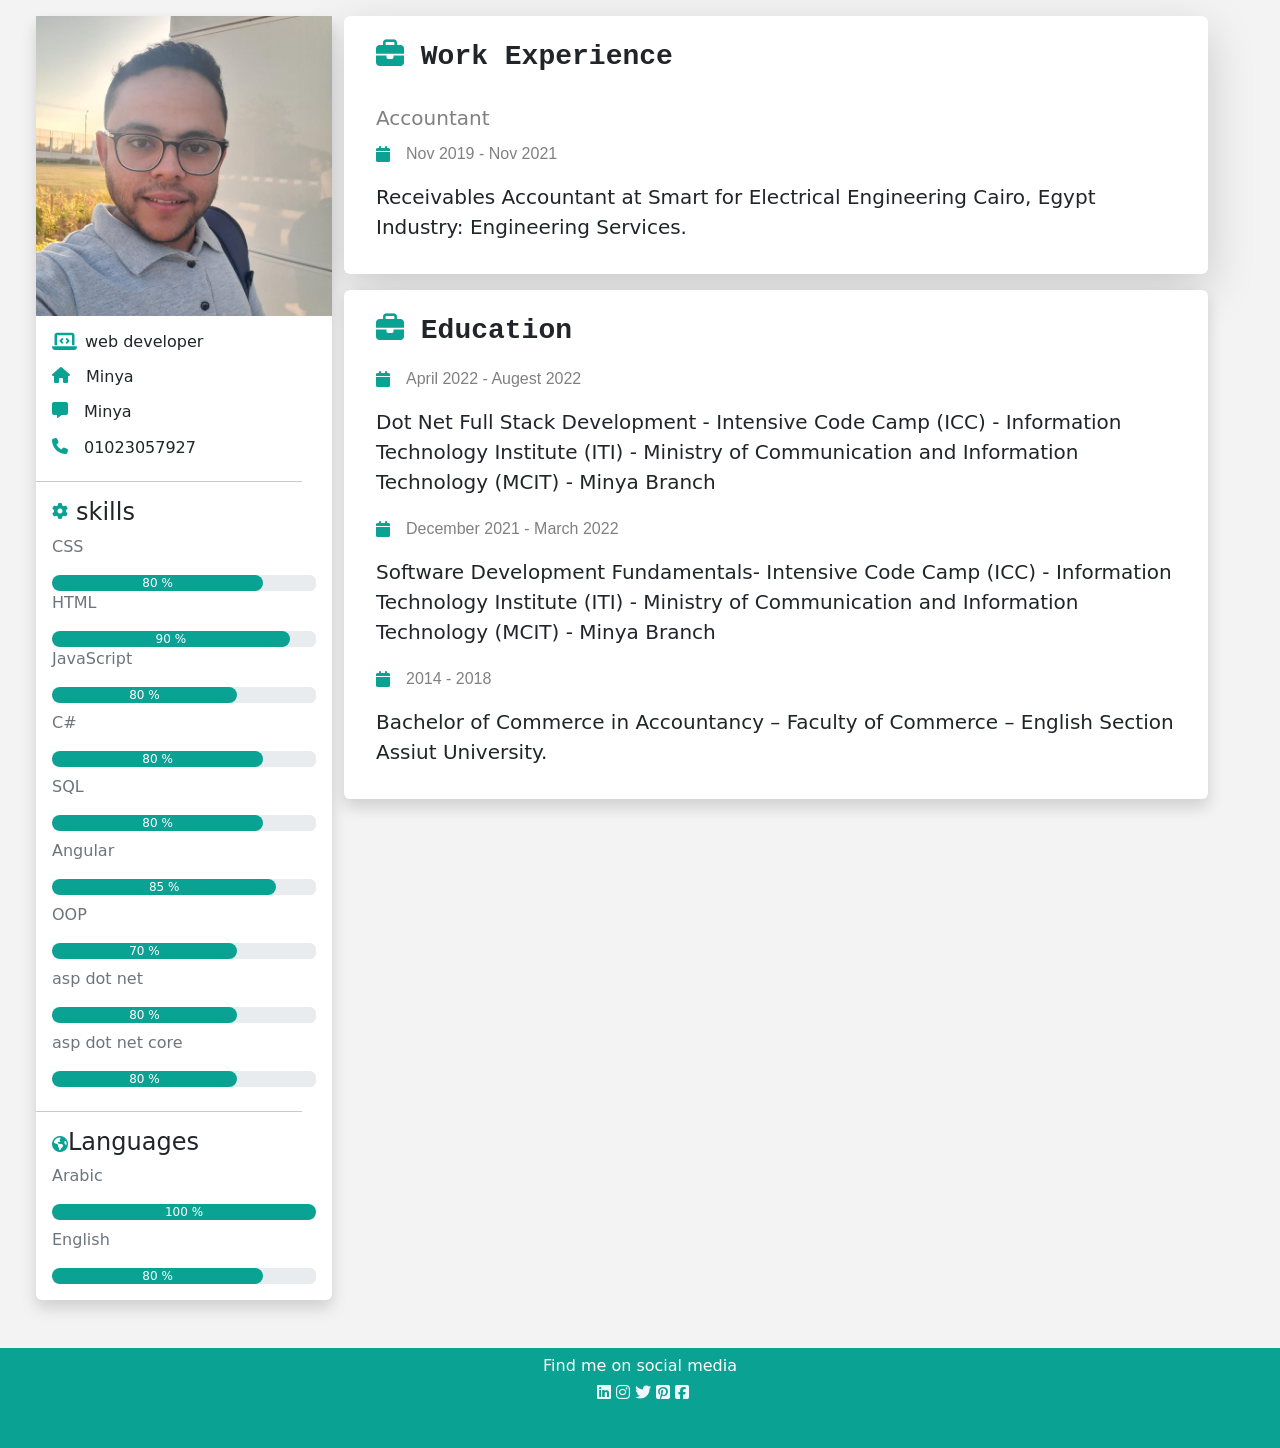
<file: index.html>
<!DOCTYPE html>
<html lang="en">

<head>
    <link rel="stylesheet" href="style.css" />
    <link href="https://cdn.jsdelivr.net/npm/bootstrap@5.1.3/dist/css/bootstrap.min.css" rel="stylesheet"
        integrity="sha384-1BmE4kWBq78iYhFldvKuhfTAU6auU8tT94WrHftjDbrCEXSU1oBoqyl2QvZ6jIW3" crossorigin="anonymous">

    <link rel="stylesheet" href="https://cdnjs.cloudflare.com/ajax/libs/font-awesome/6.1.1/css/all.min.css" />

  <link rel="stylesheet" href="https://cdnjs.cloudflare.com/ajax/libs/bootstrap/5.0.1/css/bootstrap.min.css">


    <script defer src="https://cdn.jsdelivr.net/npm/bootstrap@5.1.3/dist/js/bootstrap.bundle.min.js"
        integrity="sha384-ka7Sk0Gln4gmtz2MlQnikT1wXgYsOg+OMhuP+IlRH9sENBO0LRn5q+8nbTov4+1p"
        crossorigin="anonymous"></script>

    <meta charset="UTF-8" />
    <meta http-equiv="X-UA-Compatible" content="IE=edge" />
    <meta name="viewport" content="width=device-width, initial-scale=1.0" />
    <title>Document</title>
</head>

<body>
    <div class="container-fluid  ">
        <div class="row mx-4 " id="two-sections">
            <div class="row  ">
                <!-- left section -->
                <div id="left-section " class="col-lg-3 col-md-3 col-sm-12 mt-3  shadow  p-0 mb-5 bg-white rounded ">
                    <div class="">
                        <div class="mt-0 rounded " width: 100%>
                            <img src="Mohamed sayed.jpg" width="100%" height="300px" alt="" />
                        </div>
                    </div>


                    <!-- end of profile image -->
                    <div class="  ">
                        <div class="d-flex  px-3 pt-3 pb-2">
                            <i class="fa-solid fa-laptop-code" id="job" style="font-size: 20px">
                            </i>
                           
                            <span class="h6  px-2 ">web developer</span>


                        </div>

                        <div class="d-flex px-3 mt- pb-2">
                            <i class="fa-solid fa-house" id="home"></i>
                            <p class="px-3 h6">Minya</p>
                        </div>

                        <div class="d-flex px-3 mt- pb-2">
                            <i class="fa-solid fa-message" id="msg"></i>
                            <p class="px-3 h6">Minya</p>
                        </div>
                        <div class="d-flex px-3 mt-0">
                            <i class="fa-solid fa-phone" id="call"></i>
                            <p class="h6 px-3">01023057927</p>
                        </div>
                        <hr width="90%" style="background-color:solid black;text-align:center;padding-left:10px">

                        <div class="d-flex px-3">
                            <i class="fa-solid fa-gear" style="padding-top: 5px" id="gear"></i>
                            <p class="h4 px-2 pt-0">skills</p>
                            <br>


                        </div>
                        <div class=" px-3 ">
                            <p class="pb-0 text-secondary">CSS</p>
                            <div class="progress">

                                <div class="progress-bar" role="progressbar" style="width: 80%;" aria-valuenow="25"
                                    aria-valuemin="0" aria-valuemax="100">80 %</div>
                            </div>
                        </div>
                        <div class=" px-3 ">
                            <p class="pb-0 text-secondary">HTML</p>
                            <div class="progress">

                                <div class="progress-bar" role="progressbar" style="width: 90%;" aria-valuenow="25"
                                    aria-valuemin="0" aria-valuemax="100">90 %</div>
                            </div>
                        </div>
                        <div class=" px-3 pb-2">
                            <p class="pb-0 text-secondary">JavaScript</p>
                            <div class="progress">

                                <div class="progress-bar" role="progressbar" style="width: 70%;" aria-valuenow="25"
                                    aria-valuemin="0" aria-valuemax="100">80 %</div>
                            </div>
                        </div>
                        <div class=" px-3 pb-2">
                            <p class="pb-0 text-secondary">C#</p>
                            <div class="progress">

                                <div class="progress-bar" role="progressbar" style="width: 80%;" aria-valuenow="25"
                                    aria-valuemin="0" aria-valuemax="100">80 %</div>
                            </div>
                        </div>  <div class=" px-3 pb-2">
                            <p class="pb-0 text-secondary">SQL</p>
                            <div class="progress">

                                <div class="progress-bar" role="progressbar" style="width: 80%;" aria-valuenow="25"
                                    aria-valuemin="0" aria-valuemax="100">80 %</div>
                            </div>
                        </div>  <div class=" px-3 pb-2">
                            <p class="pb-0 text-secondary">Angular</p>
                            <div class="progress">

                                <div class="progress-bar" role="progressbar" style="width: 85%;" aria-valuenow="25"
                                    aria-valuemin="0" aria-valuemax="100">85 %</div>
                            </div>
                        </div>  <div class=" px-3 pb-2">
                            <p class="pb-0 text-secondary">OOP</p>
                            <div class="progress">

                                <div class="progress-bar" role="progressbar" style="width: 70%;" aria-valuenow="25"
                                    aria-valuemin="0" aria-valuemax="100">70 %</div>
                            </div>
                        </div>  
                        <div class=" px-3 pb-2">
                            <p class="pb-0 text-secondary">asp dot net</p>
                            <div class="progress">

                                <div class="progress-bar" role="progressbar" style="width: 70%;" aria-valuenow="25"
                                    aria-valuemin="0" aria-valuemax="100">80 %</div>
                            </div>
                        </div>
                        <div class=" px-3 pb-2">
                            <p class="pb-0 text-secondary">asp dot net core</p>
                            <div class="progress">

                                <div class="progress-bar" role="progressbar" style="width: 70%;" aria-valuenow="25"
                                    aria-valuemin="0" aria-valuemax="100">80 %</div>
                            </div>
                        </div>
                        <hr width="90%">
                        <div class="d-flex px-3 ">
                            <i class="fa-solid fa-earth-americas pt-2" id="gear"></i></i>
                            <p class="h4 col-sm-3 h2  ">Languages</p>
                            <br>


                        </div>
                        <div class=" px-3  ">
                            <p class="pb-0 text-secondary">Arabic</p>
                            <div class="progress">

                                <div class="progress-bar" role="progressbar" style="width: 100%;" aria-valuenow="25"
                                    aria-valuemin="0" aria-valuemax="100">100 %</div>
                            </div>
                        </div>
                        <div class=" px-3 mb-3">
                            <p class="pb-0 text-secondary pt-2">English</p>
                            <div class="progress">

                                <div class="progress-bar" role="progressbar" style="width: 80%;" aria-valuenow="25"
                                    aria-valuemin="0" aria-valuemax="100">80 %</div>
                            </div>
                        </div>



                    </div>

                </div>
                <div class="col-lg-9 col-md-9 col-sm-12    mt-3 ">
                    <div class="p-3 mb-3 bg-white rounded shadow-lg">
                        <p class="h3 px-3 pt-2 mb-4  " style="font-weight:600;font-family:monospace">
                            <i class="fa-solid fa-briefcase " id="gear"></i> Work Experience

                        </p>

                        <p class="h5 px-3 pt-2  secondary " style="color: gray;">Accountant</p>

                        <div class="d-flex">
                            <i class="fa-solid fa-calendar pt-2 px-3" id="gear"></i>
                            <p class=" px-0 pt-1  secondary " style="color: gray;font-family: sans-serif;">Nov 2019 -
                                Nov 2021</p>

                        </div>
                        <p class="px-3" style="font-size: 20px">
                            Receivables Accountant at Smart for Electrical Engineering Cairo, Egypt Industry:
                            Engineering
                            Services.</p>


                    </div>


                    
                    <div class=" -lg p-3  bg-white rounded mb-4 shadow">
                        <p class="h3 px-3 pt-2 mb-3   " style="font-weight:600;font-family:monospace">
                            <i class="fa-solid fa-briefcase " id="gear"></i> Education

                        </p>
                        <div class="d-flex">
                            <i class="fa-solid fa-calendar pt-2 px-3" id="gear"></i>
                            <p class=" px-0 pt-1  secondary " style="color: gray;font-family: sans-serif;">April 2022 -
                                Augest 2022</p>

                        </div>

                        <p class="px-3" style="font-size: 20px">
                            Dot Net Full Stack Development - Intensive Code Camp (ICC) - Information Technology
                            Institute (ITI) - Ministry of Communication and Information Technology (MCIT) - Minya Branch

                        </p>
                        <div class="d-flex">
                            <i class="fa-solid fa-calendar pt-2 px-3" id="gear"></i>
                            <p class=" px-0 pt-1  secondary " style="color: gray;font-family: sans-serif;">December 2021 -
                                March 2022</p>

                        </div>

                        <p class="px-3" style="font-size: 20px">
                            Software Development Fundamentals- Intensive Code Camp (ICC) - Information Technology
                            Institute (ITI) - Ministry of Communication and Information Technology (MCIT) - Minya Branch

                        </p>
                        <div class="d-flex">
                            <i class="fa-solid fa-calendar pt-2 px-3" id="gear"></i>
                            <p class=" px-0 pt-1  secondary " style="color: gray;font-family: sans-serif;"> 2014 - 2018
                            </p>

                        </div>
                        <p class="px-3" style="font-size: 20px">
                            Bachelor of Commerce in Accountancy – Faculty of Commerce – English Section
                            Assiut University.



                        </p>


                    </div>

                </div>

            </div>

        </div>
    </div>
    <div class="col-12 text-center " style="height: 100px;" id="footer">
        <p class="text-center pt-2 h6" id="footer-text">Find me on social media</p>

        <div class="d-flex justify-content-center" id="icons">
            <i class="fa-brands fa-linkedin text-center"></i>
            <i class="fa-brands fa-instagram"></i>
            <i class="fa-brands fa-twitter"></i>
            <i class="fa-brands fa-pinterest-square"></i>
            <i class="fa-brands fa-facebook-square"></i>
        </div>


    </div>




</body>

</html>
</file>
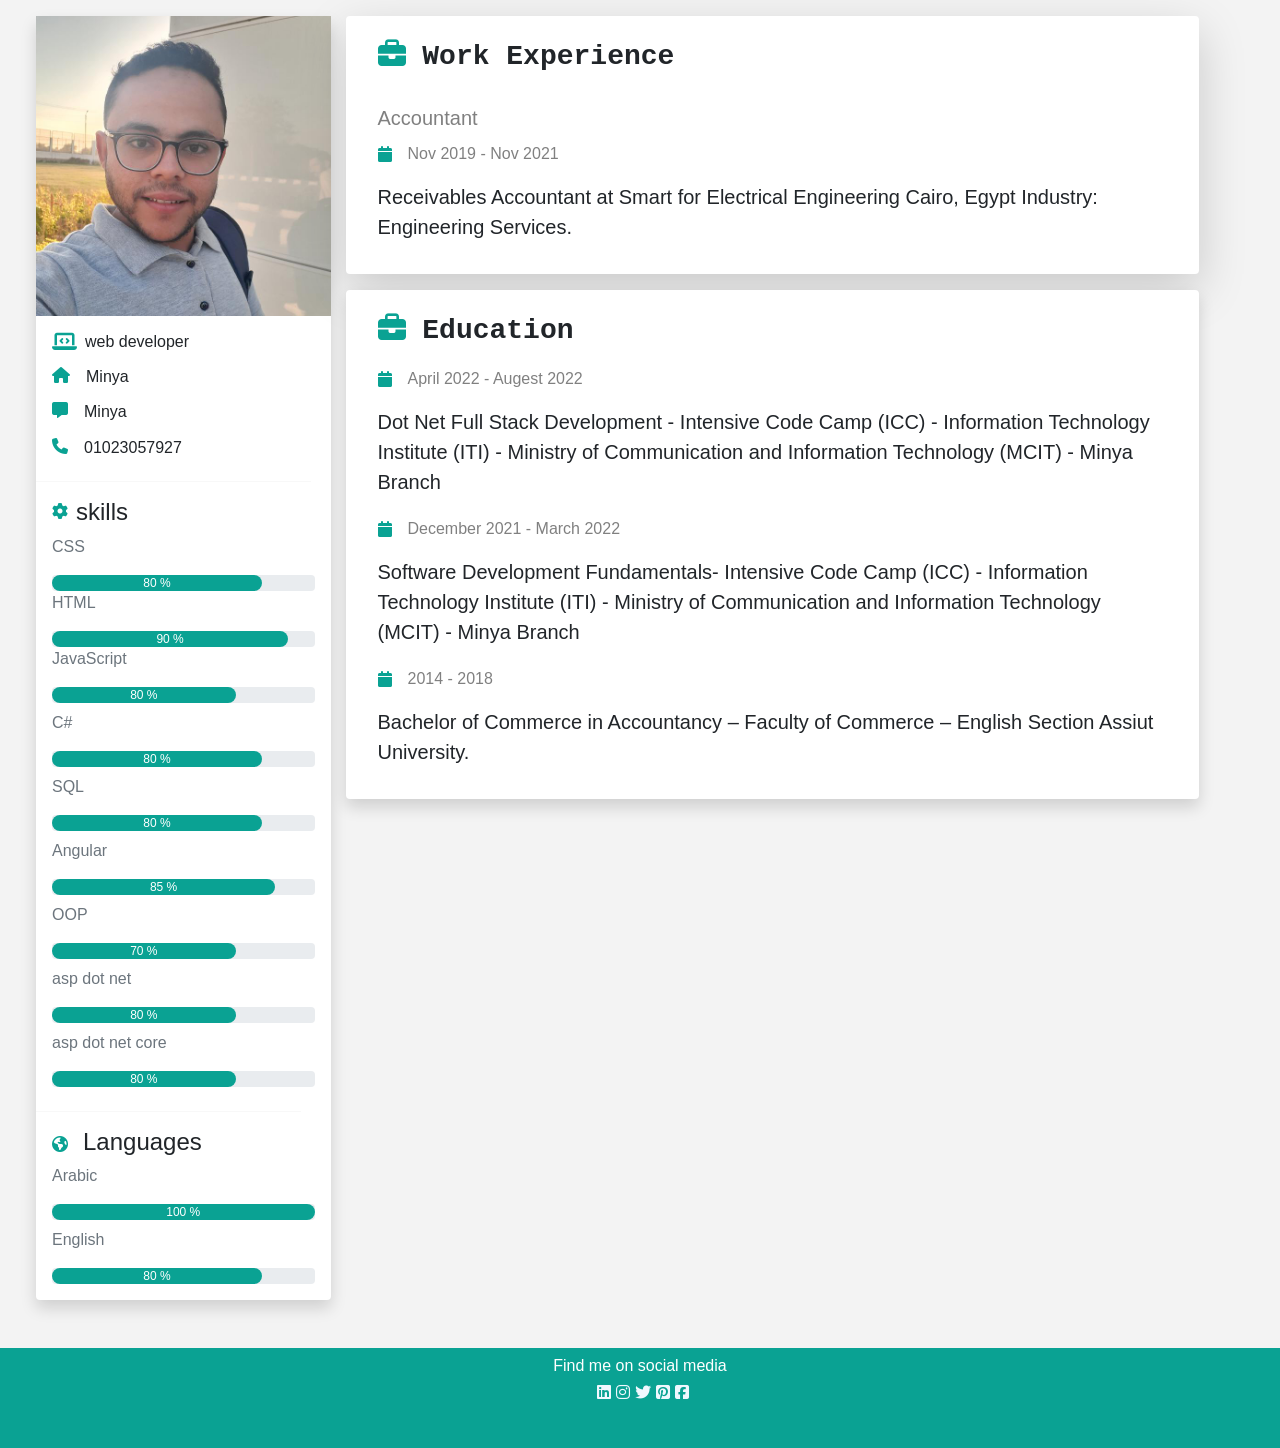
<file: task2.html>
<!DOCTYPE html>
<html lang="en">

<head>
    <link rel="stylesheet" href="task2.css" />
    <link href="https://cdn.jsdelivr.net/npm/bootstrap@5.1.3/dist/css/bootstrap.min.css" rel="stylesheet"
        integrity="sha384-1BmE4kWBq78iYhFldvKuhfTAU6auU8tT94WrHftjDbrCEXSU1oBoqyl2QvZ6jIW3" crossorigin="anonymous">

    <link rel="stylesheet" href="https://cdnjs.cloudflare.com/ajax/libs/font-awesome/6.1.1/css/all.min.css" />

    <link rel="stylesheet" href="https://cdn.jsdelivr.net/npm/bootstrap@4.0.0/dist/css/bootstrap.min.css"
        integrity="sha384-Gn5384xqQ1aoWXA+058RXPxPg6fy4IWvTNh0E263XmFcJlSAwiGgFAW/dAiS6JXm" crossorigin="anonymous" />

    <script defer src="https://cdn.jsdelivr.net/npm/bootstrap@5.1.3/dist/js/bootstrap.bundle.min.js"
        integrity="sha384-ka7Sk0Gln4gmtz2MlQnikT1wXgYsOg+OMhuP+IlRH9sENBO0LRn5q+8nbTov4+1p"
        crossorigin="anonymous"></script>

    <meta charset="UTF-8" />
    <meta http-equiv="X-UA-Compatible" content="IE=edge" />
    <meta name="viewport" content="width=device-width, initial-scale=1.0" />
    <title>Document</title>
</head>

<body>
    <div class="container-fluid  ">
        <div class="row mx-4 " id="two-sections">
            <div class="row  ">
                <!-- left section -->
                <div id="left-section " class="col-lg-3 col-md-3 col-sm-12 mt-3  shadow  p-0 mb-5 bg-white rounded ">
                    <div class="">
                        <div class="mt-0 rounded " width: 100%>
                            <img src="Mohamed sayed.jpg" width="100%" height="300px" alt="" />
                        </div>
                    </div>


                    <!-- end of profile image -->
                    <div class="  ">
                        <div class="d-flex  px-3 pt-3 pb-2">
                            <i class="fa-solid fa-laptop-code" id="job" style="font-size: 20px">
                            </i>
                           
                            <span class="h6  px-2 ">web developer</span>


                        </div>

                        <div class="d-flex px-3 mt- pb-2">
                            <i class="fa-solid fa-house" id="home"></i>
                            <p class="px-3 h6">Minya</p>
                        </div>

                        <div class="d-flex px-3 mt- pb-2">
                            <i class="fa-solid fa-message" id="msg"></i>
                            <p class="px-3 h6">Minya</p>
                        </div>
                        <div class="d-flex px-3 mt-0">
                            <i class="fa-solid fa-phone" id="call"></i>
                            <p class="h6 px-3">01023057927</p>
                        </div>
                        <hr width="90%" style="background-color:solid black;text-align:center;padding-left:10px">

                        <div class="d-flex px-3">
                            <i class="fa-solid fa-gear" style="padding-top: 5px" id="gear"></i>
                            <p class="h4 px-2 pt-0">skills</p>
                            <br>


                        </div>
                        <div class=" px-3 ">
                            <p class="pb-0 text-secondary">CSS</p>
                            <div class="progress">

                                <div class="progress-bar" role="progressbar" style="width: 80%;" aria-valuenow="25"
                                    aria-valuemin="0" aria-valuemax="100">80 %</div>
                            </div>
                        </div>
                        <div class=" px-3 ">
                            <p class="pb-0 text-secondary">HTML</p>
                            <div class="progress">

                                <div class="progress-bar" role="progressbar" style="width: 90%;" aria-valuenow="25"
                                    aria-valuemin="0" aria-valuemax="100">90 %</div>
                            </div>
                        </div>
                        <div class=" px-3 pb-2">
                            <p class="pb-0 text-secondary">JavaScript</p>
                            <div class="progress">

                                <div class="progress-bar" role="progressbar" style="width: 70%;" aria-valuenow="25"
                                    aria-valuemin="0" aria-valuemax="100">80 %</div>
                            </div>
                        </div>
                        <div class=" px-3 pb-2">
                            <p class="pb-0 text-secondary">C#</p>
                            <div class="progress">

                                <div class="progress-bar" role="progressbar" style="width: 80%;" aria-valuenow="25"
                                    aria-valuemin="0" aria-valuemax="100">80 %</div>
                            </div>
                        </div>  <div class=" px-3 pb-2">
                            <p class="pb-0 text-secondary">SQL</p>
                            <div class="progress">

                                <div class="progress-bar" role="progressbar" style="width: 80%;" aria-valuenow="25"
                                    aria-valuemin="0" aria-valuemax="100">80 %</div>
                            </div>
                        </div>  <div class=" px-3 pb-2">
                            <p class="pb-0 text-secondary">Angular</p>
                            <div class="progress">

                                <div class="progress-bar" role="progressbar" style="width: 85%;" aria-valuenow="25"
                                    aria-valuemin="0" aria-valuemax="100">85 %</div>
                            </div>
                        </div>  <div class=" px-3 pb-2">
                            <p class="pb-0 text-secondary">OOP</p>
                            <div class="progress">

                                <div class="progress-bar" role="progressbar" style="width: 70%;" aria-valuenow="25"
                                    aria-valuemin="0" aria-valuemax="100">70 %</div>
                            </div>
                        </div>  
                        <div class=" px-3 pb-2">
                            <p class="pb-0 text-secondary">asp dot net</p>
                            <div class="progress">

                                <div class="progress-bar" role="progressbar" style="width: 70%;" aria-valuenow="25"
                                    aria-valuemin="0" aria-valuemax="100">80 %</div>
                            </div>
                        </div>
                        <div class=" px-3 pb-2">
                            <p class="pb-0 text-secondary">asp dot net core</p>
                            <div class="progress">

                                <div class="progress-bar" role="progressbar" style="width: 70%;" aria-valuenow="25"
                                    aria-valuemin="0" aria-valuemax="100">80 %</div>
                            </div>
                        </div>
                        <hr width="90%">
                        <div class="d-flex px-3 ">
                            <i class="fa-solid fa-earth-americas pt-2" id="gear"></i></i>
                            <p class="h4 col-sm-3 h2  ">Languages</p>
                            <br>


                        </div>
                        <div class=" px-3  ">
                            <p class="pb-0 text-secondary">Arabic</p>
                            <div class="progress">

                                <div class="progress-bar" role="progressbar" style="width: 100%;" aria-valuenow="25"
                                    aria-valuemin="0" aria-valuemax="100">100 %</div>
                            </div>
                        </div>
                        <div class=" px-3 mb-3">
                            <p class="pb-0 text-secondary pt-2">English</p>
                            <div class="progress">

                                <div class="progress-bar" role="progressbar" style="width: 80%;" aria-valuenow="25"
                                    aria-valuemin="0" aria-valuemax="100">80 %</div>
                            </div>
                        </div>



                    </div>

                </div>
                <div class="col-lg-9 col-md-9 col-sm-12    mt-3 ">
                    <div class="p-3 mb-3 bg-white rounded shadow-lg">
                        <p class="h3 px-3 pt-2 mb-4  " style="font-weight:600;font-family:monospace">
                            <i class="fa-solid fa-briefcase " id="gear"></i> Work Experience

                        </p>

                        <p class="h5 px-3 pt-2  secondary " style="color: gray;">Accountant</p>

                        <div class="d-flex">
                            <i class="fa-solid fa-calendar pt-2 px-3" id="gear"></i>
                            <p class=" px-0 pt-1  secondary " style="color: gray;font-family: sans-serif;">Nov 2019 -
                                Nov 2021</p>

                        </div>
                        <p class="px-3" style="font-size: 20px">
                            Receivables Accountant at Smart for Electrical Engineering Cairo, Egypt Industry:
                            Engineering
                            Services.</p>


                    </div>


                    
                    <div class=" -lg p-3  bg-white rounded mb-4 shadow">
                        <p class="h3 px-3 pt-2 mb-3   " style="font-weight:600;font-family:monospace">
                            <i class="fa-solid fa-briefcase " id="gear"></i> Education

                        </p>
                        <div class="d-flex">
                            <i class="fa-solid fa-calendar pt-2 px-3" id="gear"></i>
                            <p class=" px-0 pt-1  secondary " style="color: gray;font-family: sans-serif;">April 2022 -
                                Augest 2022</p>

                        </div>

                        <p class="px-3" style="font-size: 20px">
                            Dot Net Full Stack Development - Intensive Code Camp (ICC) - Information Technology
                            Institute (ITI) - Ministry of Communication and Information Technology (MCIT) - Minya Branch

                        </p>
                        <div class="d-flex">
                            <i class="fa-solid fa-calendar pt-2 px-3" id="gear"></i>
                            <p class=" px-0 pt-1  secondary " style="color: gray;font-family: sans-serif;">December 2021 -
                                March 2022</p>

                        </div>

                        <p class="px-3" style="font-size: 20px">
                            Software Development Fundamentals- Intensive Code Camp (ICC) - Information Technology
                            Institute (ITI) - Ministry of Communication and Information Technology (MCIT) - Minya Branch

                        </p>
                        <div class="d-flex">
                            <i class="fa-solid fa-calendar pt-2 px-3" id="gear"></i>
                            <p class=" px-0 pt-1  secondary " style="color: gray;font-family: sans-serif;"> 2014 - 2018
                            </p>

                        </div>
                        <p class="px-3" style="font-size: 20px">
                            Bachelor of Commerce in Accountancy – Faculty of Commerce – English Section
                            Assiut University.



                        </p>


                    </div>

                </div>

            </div>

        </div>
    </div>
    <div class="col-12 text-center " style="height: 100px;" id="footer">
        <p class="text-center pt-2 h6" id="footer-text">Find me on social media</p>

        <div class="d-flex justify-content-center" id="icons">
            <i class="fa-brands fa-linkedin text-center"></i>
            <i class="fa-brands fa-instagram"></i>
            <i class="fa-brands fa-twitter"></i>
            <i class="fa-brands fa-pinterest-square"></i>
            <i class="fa-brands fa-facebook-square"></i>
        </div>


    </div>




</body>

</html>
</file>
<file: style.css>
#left-section{
    background-color:rgb(255, 255, 255)!important;  
    /* background-color: #e1e1e1!important; */
    
}
/* #right-section{
        background-color:rgb(255, 255, 255)!important;  

} */
body{
    background-color:rgb(243, 243, 243)!important;   

}
.name{
    position: absolute!important;
    bottom: 30px!important;
    left: 22px!important;
    color: aliceblue;
    font-weight: 700;
    
  }
  #home,#job,#msg,#call,#gear {
      color: rgb(10, 162, 147)!important;
  }
  .progress-bar{
      background-color: rgb(10, 162, 147)!important;
      border-radius: 10px!important;
  }
  #footer{
      background-color:  rgb(10, 162, 147)!important;;
  }
  #footer-text{
      color:white;
  }
  #icons i{
      display: flex;
      right: 50%;
      padding-left: 5px;
      color: aliceblue;
      font-weight: 100;
      cursor: pointer;
  }
  #icons {
      display: flex;
      flex-wrap: wrap;
      margin: auto;
      left: 50%;
  }
  #two-sections #right-section{
      margin-left: 20px!important;
      background-color: black;
  }
</file>
<file: task2.css>
#left-section{
    background-color:rgb(255, 255, 255)!important;  
    /* background-color: #e1e1e1!important; */
    
}
/* #right-section{
        background-color:rgb(255, 255, 255)!important;  

} */
body{
    background-color:rgb(243, 243, 243)!important;   

}
.name{
    position: absolute!important;
    bottom: 30px!important;
    left: 22px!important;
    color: aliceblue;
    font-weight: 700;
    
  }
  #home,#job,#msg,#call,#gear {
      color: rgb(10, 162, 147)!important;
  }
  .progress-bar{
      background-color: rgb(10, 162, 147)!important;
      border-radius: 10px!important;
  }
  #footer{
      background-color:  rgb(10, 162, 147)!important;;
  }
  #footer-text{
      color:white;
  }
  #icons i{
      display: flex;
      right: 50%;
      padding-left: 5px;
      color: aliceblue;
      font-weight: 100;
      cursor: pointer;
  }
  #icons {
      display: flex;
      flex-wrap: wrap;
      margin: auto;
      left: 50%;
  }
  #two-sections #right-section{
      margin-left: 20px!important;
      background-color: black;
  }
</file>
